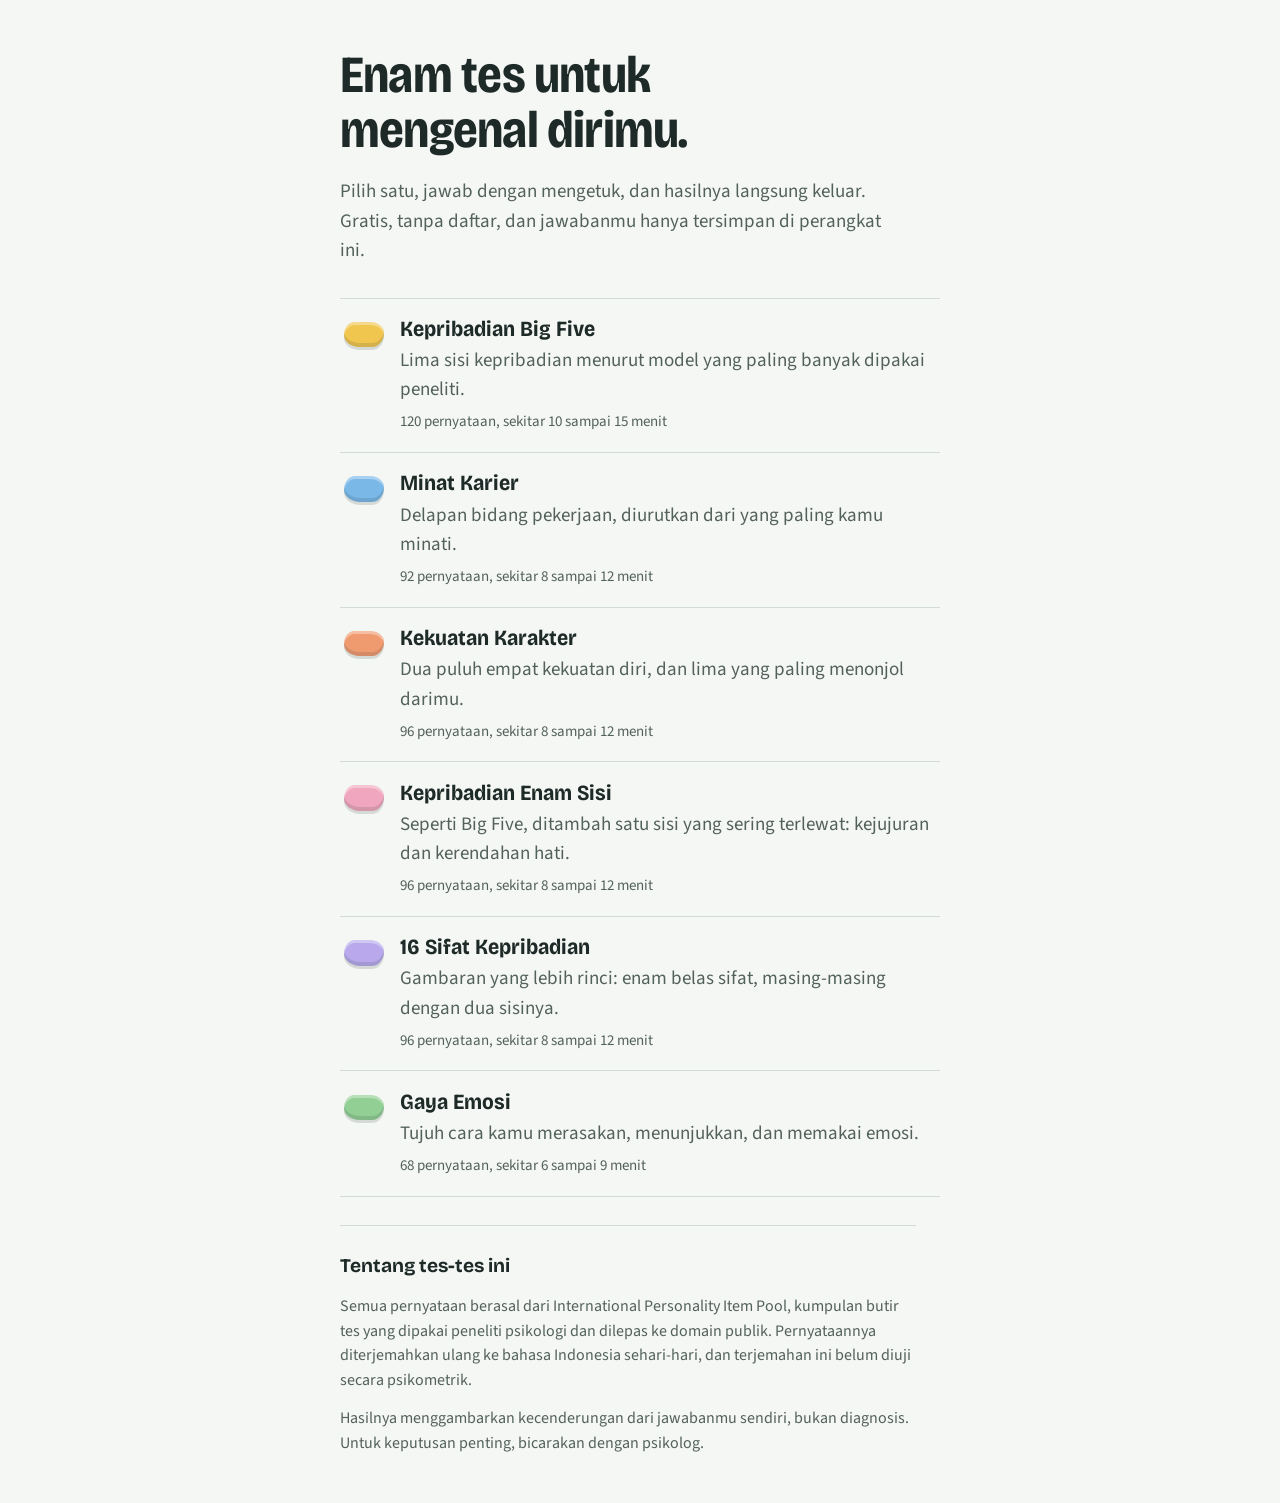
<file: index.html>
<!doctype html>
<html lang="id">
<head>
  <meta charset="utf-8">
  <meta name="viewport" content="width=device-width, initial-scale=1">
  <title>Tes Kepribadian, Minat, dan Karakter</title>
  <meta name="description" content="Enam tes untuk mengenal diri: kepribadian Big Five, minat karier, kekuatan karakter, dan lainnya. Tinggal klik, gratis, tanpa daftar.">
  <meta name="color-scheme" content="light dark">
  <meta name="theme-color" content="#f4f7f3" media="(prefers-color-scheme: light)">
  <meta name="theme-color" content="#18211f" media="(prefers-color-scheme: dark)">
  <meta property="og:title" content="Tes Kepribadian, Minat, dan Karakter">
  <meta property="og:description" content="Enam tes untuk mengenal diri. Tinggal klik, gratis, tanpa daftar, jawaban tidak dikirim ke mana pun.">
  <meta property="og:type" content="website">
  <link rel="icon" href="ikon.svg" type="image/svg+xml">
  <link rel="preconnect" href="https://fonts.googleapis.com">
  <link rel="preconnect" href="https://fonts.gstatic.com" crossorigin>
  <link href="https://fonts.googleapis.com/css2?family=Source+Sans+3:wght@400;500;600;700&family=Bricolage+Grotesque:opsz,wdth,wght@12..96,75..100,500..800&display=swap" rel="stylesheet">
  <link rel="stylesheet" href="gaya.css">
</head>
<body>

  <main id="app">
    <section class="layar beranda">
      <h1 class="judul">Enam tes untuk mengenal dirimu.</h1>
      <p class="beranda-pengantar">
        Pilih satu, jawab dengan mengetuk, dan hasilnya langsung keluar.
        Gratis, tanpa daftar, dan jawabanmu hanya tersimpan di perangkat ini.
      </p>

      <ul id="daftar-tes" class="daftar-tes"></ul>

      <div class="cara-baca">
        <h2>Tentang tes-tes ini</h2>
        <p>
          Semua pernyataan berasal dari International Personality Item Pool,
          kumpulan butir tes yang dipakai peneliti psikologi dan dilepas ke
          domain publik. Pernyataannya diterjemahkan ulang ke bahasa Indonesia
          sehari-hari, dan terjemahan ini belum diuji secara psikometrik.
        </p>
        <p>
          Hasilnya menggambarkan kecenderungan dari jawabanmu sendiri, bukan
          diagnosis. Untuk keputusan penting, bicarakan dengan psikolog.
        </p>
      </div>
    </section>
  </main>

  <script src="daftar.js"></script>
  <script src="beranda.js"></script>
</body>
</html>
</file>
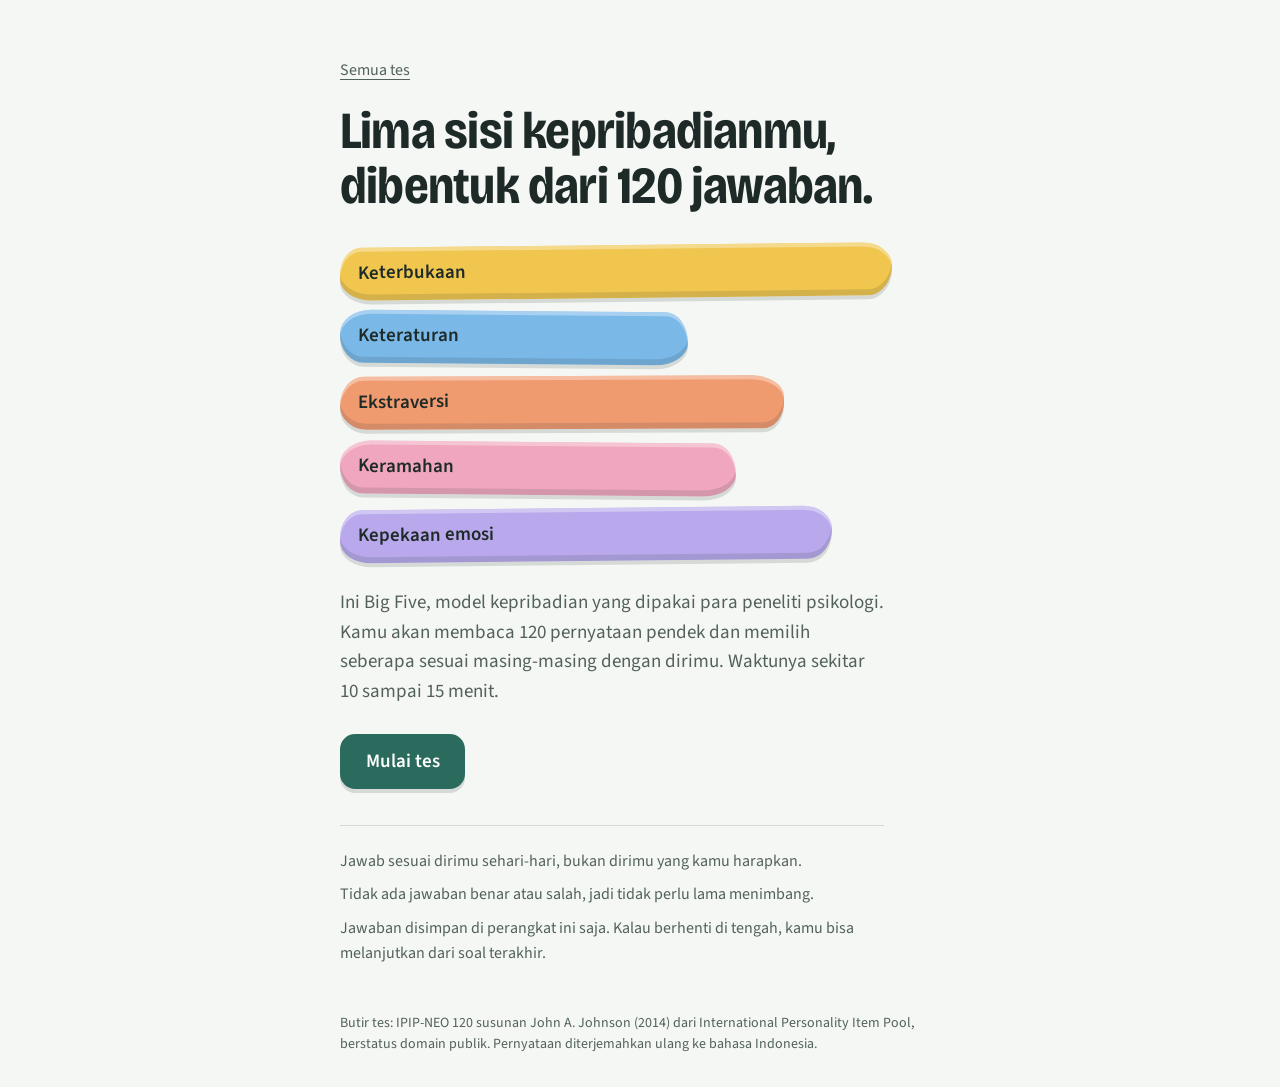
<file: big-five/index.html>
<!doctype html>
<html lang="id">
<head>
  <meta charset="utf-8">
  <meta name="viewport" content="width=device-width, initial-scale=1">
  <title>Tes Kepribadian Big Five</title>
  <meta name="description" content="Lima sisi kepribadian menurut model yang paling banyak dipakai peneliti. 120 pernyataan, tinggal klik, gratis, tanpa daftar.">
  <meta name="color-scheme" content="light dark">
  <meta name="theme-color" content="#f4f7f3" media="(prefers-color-scheme: light)">
  <meta name="theme-color" content="#18211f" media="(prefers-color-scheme: dark)">
  <meta property="og:title" content="Tes Kepribadian Big Five">
  <meta property="og:description" content="Lima sisi kepribadian menurut model yang paling banyak dipakai peneliti. 120 pernyataan, tinggal klik, gratis, tanpa daftar.">
  <meta property="og:type" content="website">
  <link rel="icon" href="../ikon.svg" type="image/svg+xml">
  <link rel="preconnect" href="https://fonts.googleapis.com">
  <link rel="preconnect" href="https://fonts.gstatic.com" crossorigin>
  <link href="https://fonts.googleapis.com/css2?family=Source+Sans+3:wght@400;500;600;700&family=Bricolage+Grotesque:opsz,wdth,wght@12..96,75..100,500..800&display=swap" rel="stylesheet">
  <link rel="stylesheet" href="../gaya.css">
</head>
<body>

  <main id="app">

    <section id="layar-awal" class="layar">
      <a class="balik" href="../">Semua tes</a>
      <h1 class="judul">Lima sisi kepribadianmu, dibentuk dari 120 jawaban.</h1>

      <ul class="lempung-awal" aria-label="Yang diukur">
        <li class="lempung" style="--p:92%;--warna:var(--k1)">Keterbukaan</li>
        <li class="lempung" style="--p:58%;--warna:var(--k2)">Keteraturan</li>
        <li class="lempung" style="--p:74%;--warna:var(--k3)">Ekstraversi</li>
        <li class="lempung" style="--p:66%;--warna:var(--k4)">Keramahan</li>
        <li class="lempung" style="--p:82%;--warna:var(--k5)">Kepekaan emosi</li>
      </ul>

      <p class="pengantar">Ini Big Five, model kepribadian yang dipakai para peneliti psikologi. Kamu akan membaca 120 pernyataan pendek dan memilih seberapa sesuai masing-masing dengan dirimu. Waktunya sekitar 10 sampai 15 menit.</p>

      <div class="aksi">
        <button id="tombol-mulai" class="tombol utama" type="button">Mulai tes</button>
        <button id="tombol-ulang-awal" class="tombol polos" type="button" hidden>Mulai dari awal</button>
      </div>

      <ul class="catatan">
        <li>Jawab sesuai dirimu sehari-hari, bukan dirimu yang kamu harapkan.</li>
        <li>Tidak ada jawaban benar atau salah, jadi tidak perlu lama menimbang.</li>
        <li>Jawaban disimpan di perangkat ini saja. Kalau berhenti di tengah, kamu bisa melanjutkan dari soal terakhir.</li>
      </ul>
    </section>

    <section id="layar-soal" class="layar" hidden>
      <div class="kemajuan">
        <div class="kemajuan-jalur" role="progressbar" aria-valuemin="0" aria-valuemax="120" aria-valuenow="0" aria-label="Kemajuan tes">
          <div id="kemajuan-isi" class="kemajuan-isi"></div>
        </div>
        <p id="kemajuan-teks" class="kemajuan-teks">1 dari 120</p>
      </div>
      <p id="tonggak" class="tonggak" aria-live="polite"></p>

      <p class="tanya">Seberapa sesuai pernyataan ini dengan dirimu?</p>
      <h2 id="pernyataan" class="pernyataan" aria-live="polite"></h2>

      <div id="pilihan" class="pilihan" role="group" aria-label="Pilihan jawaban"></div>

      <div class="navigasi">
        <button id="tombol-mundur" class="tombol polos" type="button">Soal sebelumnya</button>
        <p class="petunjuk-tombol">Di komputer, tekan angka 1 sampai 5.</p>
      </div>
    </section>

    <section id="layar-hasil" class="layar" hidden>
      <a class="balik" href="../">Semua tes</a>
      <p id="hasil-kiriman" class="kiriman" hidden>Ini hasil yang dibagikan seseorang kepadamu.</p>
      <h1 class="judul judul-hasil">Hasil kamu</h1>
      <p id="ringkasan" class="ringkasan"></p>

      <div id="daftar-hasil" class="daftar-hasil"></div>

      <div class="aksi aksi-hasil">
        <button id="tombol-salin" class="tombol utama" type="button">Salin ringkasan</button>
        <button id="tombol-tautan" class="tombol garis" type="button">Salin tautan hasil</button>
        <button id="tombol-ulang" class="tombol polos" type="button">Ulangi tes</button>
      </div>
      <p id="status-salin" class="status-salin" role="status"></p>

      <div class="cara-baca">
        <h2>Cara membaca hasilnya</h2>
        <p>Angka 0 sampai 100 menunjukkan posisimu di skala jawaban: 0 berarti semua jawabanmu di ujung paling rendah, 100 di ujung paling tinggi. Angka ini bukan persentil, jadi 70 tidak berarti kamu lebih tinggi dari 70% orang.</p>
        <p>Di bawah 38 disebut rendah, di atas 62 tinggi, di antaranya sedang. Tidak ada skor yang lebih baik dari yang lain. Tiap posisi punya kelebihan dan titik rawannya sendiri.</p>
        <p>Hasil ini gambaran kecenderungan dari jawabanmu sendiri, bukan diagnosis. Untuk keputusan penting, bicarakan dengan psikolog.</p>
      </div>

      <div id="lainnya" class="lainnya" hidden>
        <h2>Tes lainnya</h2>
        <ul id="daftar-lainnya" class="daftar-tes"></ul>
      </div>
    </section>

  </main>

  <footer class="kaki">
    <p>Butir tes: IPIP-NEO 120 susunan John A. Johnson (2014) dari International Personality Item Pool, berstatus domain publik. Pernyataan diterjemahkan ulang ke bahasa Indonesia.</p>
  </footer>

  <script src="../daftar.js"></script>
  <script src="data.js"></script>
  <script src="../mesin.js"></script>
</body>
</html>
</file>
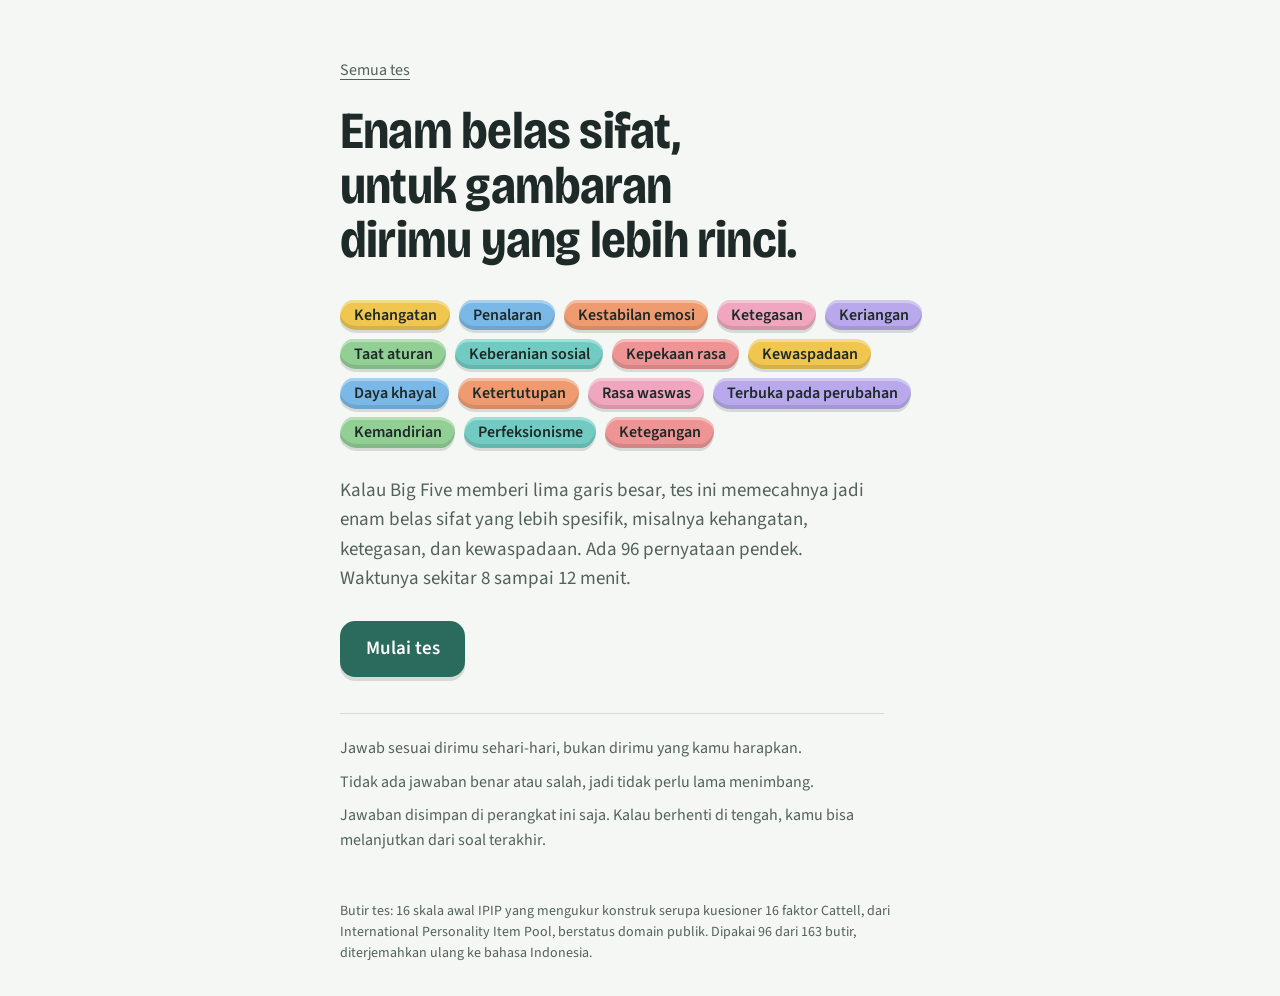
<file: enam-belas-sifat/index.html>
<!doctype html>
<html lang="id">
<head>
  <meta charset="utf-8">
  <meta name="viewport" content="width=device-width, initial-scale=1">
  <title>Tes 16 Sifat Kepribadian</title>
  <meta name="description" content="Gambaran yang lebih rinci: enam belas sifat, masing-masing dengan dua sisinya. 96 pernyataan, tinggal klik, gratis, tanpa daftar.">
  <meta name="color-scheme" content="light dark">
  <meta name="theme-color" content="#f4f7f3" media="(prefers-color-scheme: light)">
  <meta name="theme-color" content="#18211f" media="(prefers-color-scheme: dark)">
  <meta property="og:title" content="Tes 16 Sifat Kepribadian">
  <meta property="og:description" content="Gambaran yang lebih rinci: enam belas sifat, masing-masing dengan dua sisinya. 96 pernyataan, tinggal klik, gratis, tanpa daftar.">
  <meta property="og:type" content="website">
  <link rel="icon" href="../ikon.svg" type="image/svg+xml">
  <link rel="preconnect" href="https://fonts.googleapis.com">
  <link rel="preconnect" href="https://fonts.gstatic.com" crossorigin>
  <link href="https://fonts.googleapis.com/css2?family=Source+Sans+3:wght@400;500;600;700&family=Bricolage+Grotesque:opsz,wdth,wght@12..96,75..100,500..800&display=swap" rel="stylesheet">
  <link rel="stylesheet" href="../gaya.css">
</head>
<body>

  <main id="app">

    <section id="layar-awal" class="layar">
      <a class="balik" href="../">Semua tes</a>
      <h1 class="judul">Enam belas sifat, untuk gambaran dirimu yang lebih rinci.</h1>

      <ul class="keping-awal" aria-label="Yang diukur">
        <li class="keping" style="--warna:var(--k1)">Kehangatan</li>
        <li class="keping" style="--warna:var(--k2)">Penalaran</li>
        <li class="keping" style="--warna:var(--k3)">Kestabilan emosi</li>
        <li class="keping" style="--warna:var(--k4)">Ketegasan</li>
        <li class="keping" style="--warna:var(--k5)">Keriangan</li>
        <li class="keping" style="--warna:var(--k6)">Taat aturan</li>
        <li class="keping" style="--warna:var(--k7)">Keberanian sosial</li>
        <li class="keping" style="--warna:var(--k8)">Kepekaan rasa</li>
        <li class="keping" style="--warna:var(--k1)">Kewaspadaan</li>
        <li class="keping" style="--warna:var(--k2)">Daya khayal</li>
        <li class="keping" style="--warna:var(--k3)">Ketertutupan</li>
        <li class="keping" style="--warna:var(--k4)">Rasa waswas</li>
        <li class="keping" style="--warna:var(--k5)">Terbuka pada perubahan</li>
        <li class="keping" style="--warna:var(--k6)">Kemandirian</li>
        <li class="keping" style="--warna:var(--k7)">Perfeksionisme</li>
        <li class="keping" style="--warna:var(--k8)">Ketegangan</li>
      </ul>

      <p class="pengantar">Kalau Big Five memberi lima garis besar, tes ini memecahnya jadi enam belas sifat yang lebih spesifik, misalnya kehangatan, ketegasan, dan kewaspadaan. Ada 96 pernyataan pendek. Waktunya sekitar 8 sampai 12 menit.</p>

      <div class="aksi">
        <button id="tombol-mulai" class="tombol utama" type="button">Mulai tes</button>
        <button id="tombol-ulang-awal" class="tombol polos" type="button" hidden>Mulai dari awal</button>
      </div>

      <ul class="catatan">
        <li>Jawab sesuai dirimu sehari-hari, bukan dirimu yang kamu harapkan.</li>
        <li>Tidak ada jawaban benar atau salah, jadi tidak perlu lama menimbang.</li>
        <li>Jawaban disimpan di perangkat ini saja. Kalau berhenti di tengah, kamu bisa melanjutkan dari soal terakhir.</li>
      </ul>
    </section>

    <section id="layar-soal" class="layar" hidden>
      <div class="kemajuan">
        <div class="kemajuan-jalur" role="progressbar" aria-valuemin="0" aria-valuemax="96" aria-valuenow="0" aria-label="Kemajuan tes">
          <div id="kemajuan-isi" class="kemajuan-isi"></div>
        </div>
        <p id="kemajuan-teks" class="kemajuan-teks">1 dari 96</p>
      </div>
      <p id="tonggak" class="tonggak" aria-live="polite"></p>

      <p class="tanya">Seberapa sesuai pernyataan ini dengan dirimu?</p>
      <h2 id="pernyataan" class="pernyataan" aria-live="polite"></h2>

      <div id="pilihan" class="pilihan" role="group" aria-label="Pilihan jawaban"></div>

      <div class="navigasi">
        <button id="tombol-mundur" class="tombol polos" type="button">Soal sebelumnya</button>
        <p class="petunjuk-tombol">Di komputer, tekan angka 1 sampai 5.</p>
      </div>
    </section>

    <section id="layar-hasil" class="layar" hidden>
      <a class="balik" href="../">Semua tes</a>
      <p id="hasil-kiriman" class="kiriman" hidden>Ini hasil yang dibagikan seseorang kepadamu.</p>
      <h1 class="judul judul-hasil">Hasil kamu</h1>
      <p id="ringkasan" class="ringkasan"></p>

      <div id="daftar-hasil" class="daftar-hasil"></div>

      <div class="aksi aksi-hasil">
        <button id="tombol-salin" class="tombol utama" type="button">Salin ringkasan</button>
        <button id="tombol-tautan" class="tombol garis" type="button">Salin tautan hasil</button>
        <button id="tombol-ulang" class="tombol polos" type="button">Ulangi tes</button>
      </div>
      <p id="status-salin" class="status-salin" role="status"></p>

      <div class="cara-baca">
        <h2>Cara membaca hasilnya</h2>
        <p>Angka 0 sampai 100 menunjukkan posisimu di skala jawaban, bukan persentil. Di bawah 38 disebut rendah, di atas 62 tinggi, di antaranya sedang.</p>
        <p>Ini versi ringkas: tiap sifat diukur dengan enam pernyataan, sedangkan versi lengkapnya sekitar sepuluh. Baca hasilnya sebagai gambaran kasar.</p>
        <p>Tiap sifat punya dua sisi yang sama-sama berguna. Sifat &quot;Penalaran&quot; di sini berasal dari penilaianmu sendiri, jadi bukan ukuran kecerdasan.</p>
        <p>Hasil ini gambaran kecenderungan dari jawabanmu sendiri, bukan diagnosis.</p>
      </div>

      <div id="lainnya" class="lainnya" hidden>
        <h2>Tes lainnya</h2>
        <ul id="daftar-lainnya" class="daftar-tes"></ul>
      </div>
    </section>

  </main>

  <footer class="kaki">
    <p>Butir tes: 16 skala awal IPIP yang mengukur konstruk serupa kuesioner 16 faktor Cattell, dari International Personality Item Pool, berstatus domain publik. Dipakai 96 dari 163 butir, diterjemahkan ulang ke bahasa Indonesia.</p>
  </footer>

  <script src="../daftar.js"></script>
  <script src="data.js"></script>
  <script src="../mesin.js"></script>
</body>
</html>
</file>
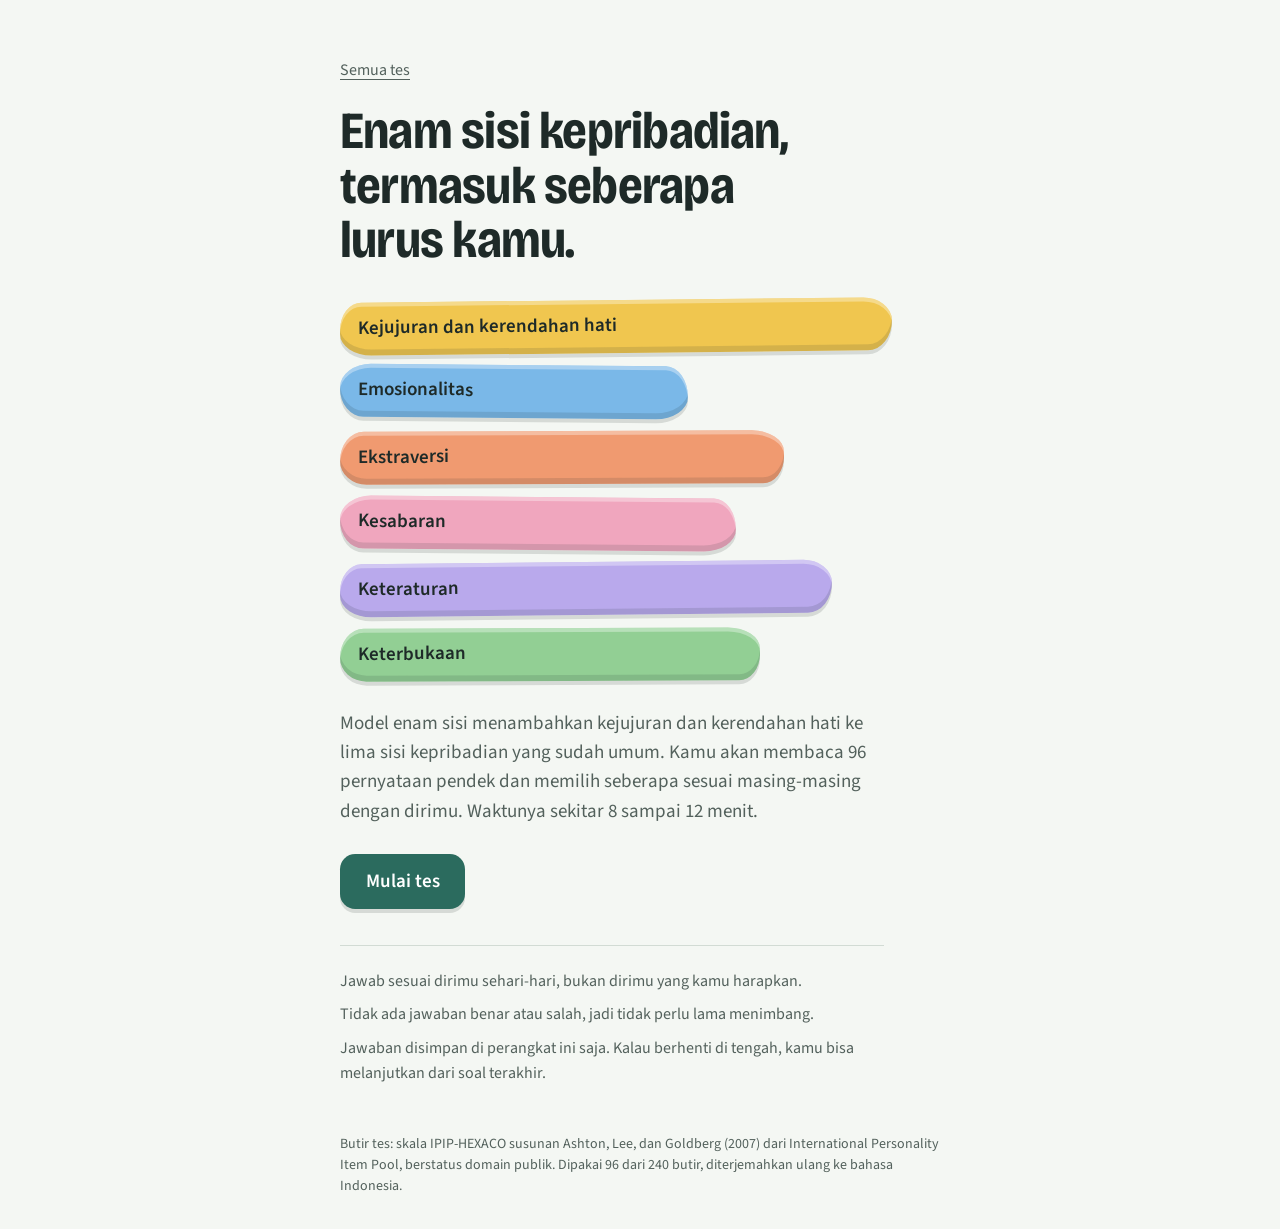
<file: enam-sisi/index.html>
<!doctype html>
<html lang="id">
<head>
  <meta charset="utf-8">
  <meta name="viewport" content="width=device-width, initial-scale=1">
  <title>Tes Kepribadian Enam Sisi</title>
  <meta name="description" content="Seperti Big Five, ditambah satu sisi yang sering terlewat: kejujuran dan kerendahan hati. 96 pernyataan, tinggal klik, gratis, tanpa daftar.">
  <meta name="color-scheme" content="light dark">
  <meta name="theme-color" content="#f4f7f3" media="(prefers-color-scheme: light)">
  <meta name="theme-color" content="#18211f" media="(prefers-color-scheme: dark)">
  <meta property="og:title" content="Tes Kepribadian Enam Sisi">
  <meta property="og:description" content="Seperti Big Five, ditambah satu sisi yang sering terlewat: kejujuran dan kerendahan hati. 96 pernyataan, tinggal klik, gratis, tanpa daftar.">
  <meta property="og:type" content="website">
  <link rel="icon" href="../ikon.svg" type="image/svg+xml">
  <link rel="preconnect" href="https://fonts.googleapis.com">
  <link rel="preconnect" href="https://fonts.gstatic.com" crossorigin>
  <link href="https://fonts.googleapis.com/css2?family=Source+Sans+3:wght@400;500;600;700&family=Bricolage+Grotesque:opsz,wdth,wght@12..96,75..100,500..800&display=swap" rel="stylesheet">
  <link rel="stylesheet" href="../gaya.css">
</head>
<body>

  <main id="app">

    <section id="layar-awal" class="layar">
      <a class="balik" href="../">Semua tes</a>
      <h1 class="judul">Enam sisi kepribadian, termasuk seberapa lurus kamu.</h1>

      <ul class="lempung-awal" aria-label="Yang diukur">
        <li class="lempung" style="--p:92%;--warna:var(--k1)">Kejujuran dan kerendahan hati</li>
        <li class="lempung" style="--p:58%;--warna:var(--k2)">Emosionalitas</li>
        <li class="lempung" style="--p:74%;--warna:var(--k3)">Ekstraversi</li>
        <li class="lempung" style="--p:66%;--warna:var(--k4)">Kesabaran</li>
        <li class="lempung" style="--p:82%;--warna:var(--k5)">Keteraturan</li>
        <li class="lempung" style="--p:70%;--warna:var(--k6)">Keterbukaan</li>
      </ul>

      <p class="pengantar">Model enam sisi menambahkan kejujuran dan kerendahan hati ke lima sisi kepribadian yang sudah umum. Kamu akan membaca 96 pernyataan pendek dan memilih seberapa sesuai masing-masing dengan dirimu. Waktunya sekitar 8 sampai 12 menit.</p>

      <div class="aksi">
        <button id="tombol-mulai" class="tombol utama" type="button">Mulai tes</button>
        <button id="tombol-ulang-awal" class="tombol polos" type="button" hidden>Mulai dari awal</button>
      </div>

      <ul class="catatan">
        <li>Jawab sesuai dirimu sehari-hari, bukan dirimu yang kamu harapkan.</li>
        <li>Tidak ada jawaban benar atau salah, jadi tidak perlu lama menimbang.</li>
        <li>Jawaban disimpan di perangkat ini saja. Kalau berhenti di tengah, kamu bisa melanjutkan dari soal terakhir.</li>
      </ul>
    </section>

    <section id="layar-soal" class="layar" hidden>
      <div class="kemajuan">
        <div class="kemajuan-jalur" role="progressbar" aria-valuemin="0" aria-valuemax="96" aria-valuenow="0" aria-label="Kemajuan tes">
          <div id="kemajuan-isi" class="kemajuan-isi"></div>
        </div>
        <p id="kemajuan-teks" class="kemajuan-teks">1 dari 96</p>
      </div>
      <p id="tonggak" class="tonggak" aria-live="polite"></p>

      <p class="tanya">Seberapa sesuai pernyataan ini dengan dirimu?</p>
      <h2 id="pernyataan" class="pernyataan" aria-live="polite"></h2>

      <div id="pilihan" class="pilihan" role="group" aria-label="Pilihan jawaban"></div>

      <div class="navigasi">
        <button id="tombol-mundur" class="tombol polos" type="button">Soal sebelumnya</button>
        <p class="petunjuk-tombol">Di komputer, tekan angka 1 sampai 5.</p>
      </div>
    </section>

    <section id="layar-hasil" class="layar" hidden>
      <a class="balik" href="../">Semua tes</a>
      <p id="hasil-kiriman" class="kiriman" hidden>Ini hasil yang dibagikan seseorang kepadamu.</p>
      <h1 class="judul judul-hasil">Hasil kamu</h1>
      <p id="ringkasan" class="ringkasan"></p>

      <div id="daftar-hasil" class="daftar-hasil"></div>

      <div class="aksi aksi-hasil">
        <button id="tombol-salin" class="tombol utama" type="button">Salin ringkasan</button>
        <button id="tombol-tautan" class="tombol garis" type="button">Salin tautan hasil</button>
        <button id="tombol-ulang" class="tombol polos" type="button">Ulangi tes</button>
      </div>
      <p id="status-salin" class="status-salin" role="status"></p>

      <div class="cara-baca">
        <h2>Cara membaca hasilnya</h2>
        <p>Angka 0 sampai 100 menunjukkan posisimu di skala jawaban, bukan persentil. Di bawah 38 disebut rendah, di atas 62 tinggi, di antaranya sedang.</p>
        <p>Ini versi ringkas: tiap rincian diukur dengan empat pernyataan, sedangkan versi lengkapnya sepuluh. Skor enam sisi utama cukup stabil, tapi skor rincian sebaiknya dibaca sebagai gambaran kasar.</p>
        <p>Tidak ada skor yang lebih baik dari yang lain, termasuk di sisi kejujuran. Hasil ini gambaran kecenderungan dari jawabanmu sendiri, bukan diagnosis.</p>
      </div>

      <div id="lainnya" class="lainnya" hidden>
        <h2>Tes lainnya</h2>
        <ul id="daftar-lainnya" class="daftar-tes"></ul>
      </div>
    </section>

  </main>

  <footer class="kaki">
    <p>Butir tes: skala IPIP-HEXACO susunan Ashton, Lee, dan Goldberg (2007) dari International Personality Item Pool, berstatus domain publik. Dipakai 96 dari 240 butir, diterjemahkan ulang ke bahasa Indonesia.</p>
  </footer>

  <script src="../daftar.js"></script>
  <script src="data.js"></script>
  <script src="../mesin.js"></script>
</body>
</html>
</file>
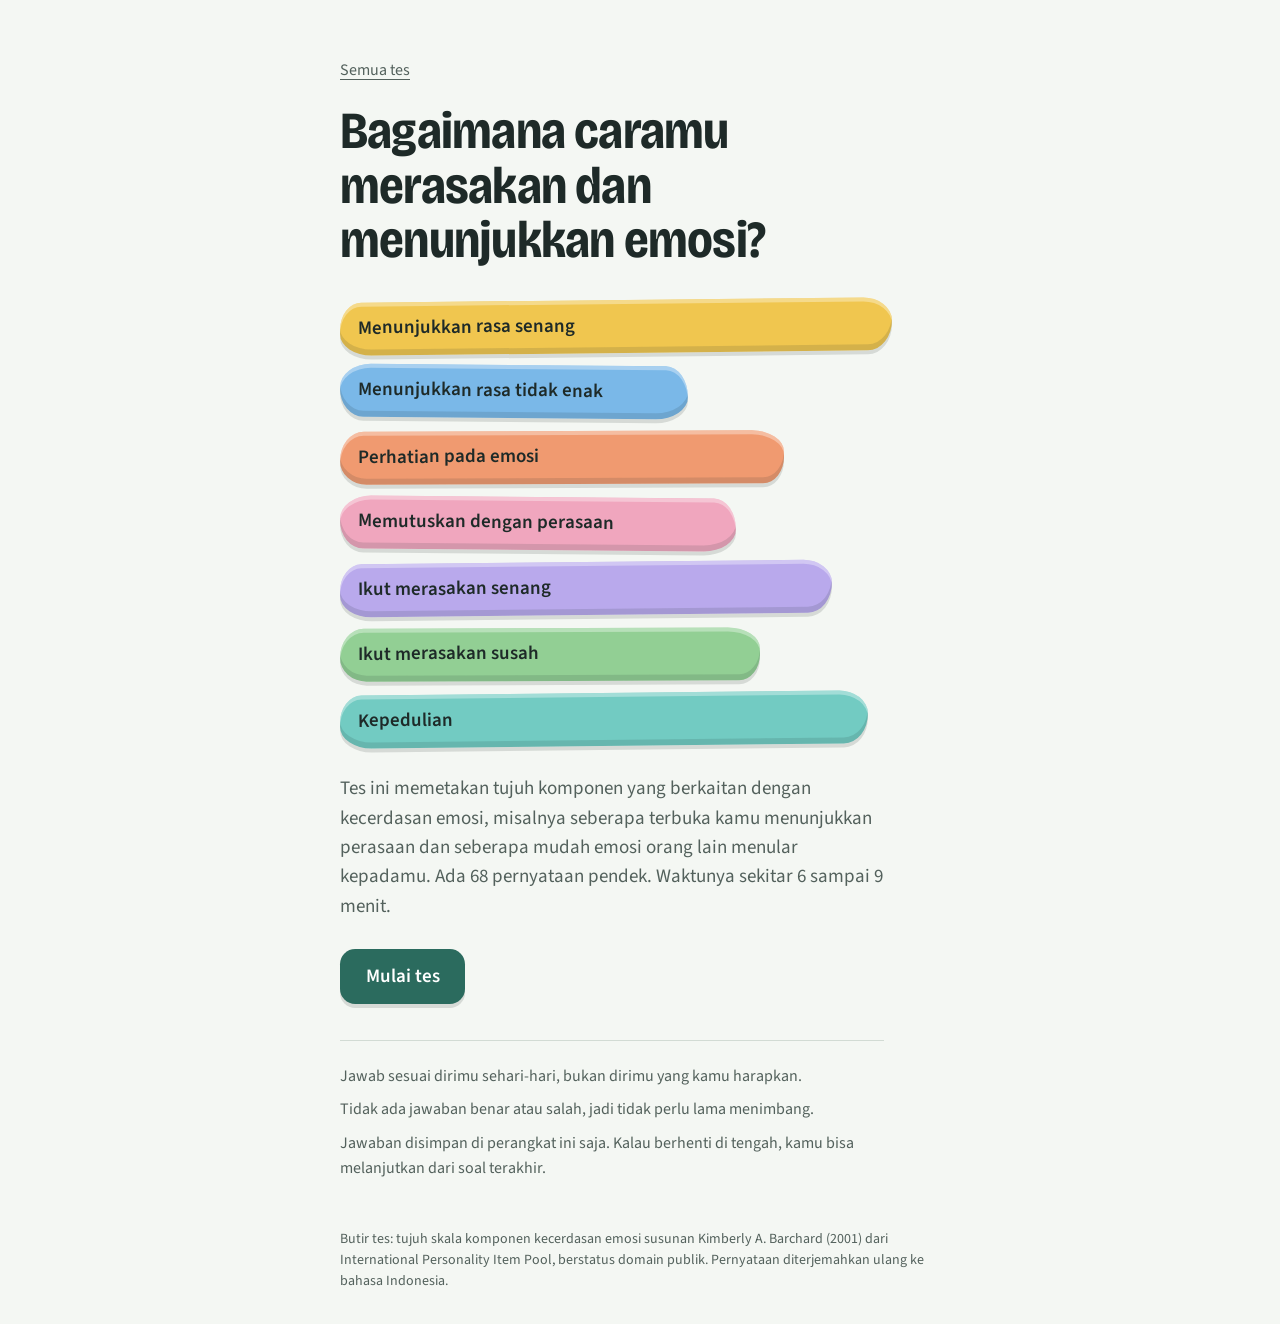
<file: gaya-emosi/index.html>
<!doctype html>
<html lang="id">
<head>
  <meta charset="utf-8">
  <meta name="viewport" content="width=device-width, initial-scale=1">
  <title>Tes Gaya Emosi</title>
  <meta name="description" content="Tujuh cara kamu merasakan, menunjukkan, dan memakai emosi. 68 pernyataan, tinggal klik, gratis, tanpa daftar.">
  <meta name="color-scheme" content="light dark">
  <meta name="theme-color" content="#f4f7f3" media="(prefers-color-scheme: light)">
  <meta name="theme-color" content="#18211f" media="(prefers-color-scheme: dark)">
  <meta property="og:title" content="Tes Gaya Emosi">
  <meta property="og:description" content="Tujuh cara kamu merasakan, menunjukkan, dan memakai emosi. 68 pernyataan, tinggal klik, gratis, tanpa daftar.">
  <meta property="og:type" content="website">
  <link rel="icon" href="../ikon.svg" type="image/svg+xml">
  <link rel="preconnect" href="https://fonts.googleapis.com">
  <link rel="preconnect" href="https://fonts.gstatic.com" crossorigin>
  <link href="https://fonts.googleapis.com/css2?family=Source+Sans+3:wght@400;500;600;700&family=Bricolage+Grotesque:opsz,wdth,wght@12..96,75..100,500..800&display=swap" rel="stylesheet">
  <link rel="stylesheet" href="../gaya.css">
</head>
<body>

  <main id="app">

    <section id="layar-awal" class="layar">
      <a class="balik" href="../">Semua tes</a>
      <h1 class="judul">Bagaimana caramu merasakan dan menunjukkan emosi?</h1>

      <ul class="lempung-awal" aria-label="Yang diukur">
        <li class="lempung" style="--p:92%;--warna:var(--k1)">Menunjukkan rasa senang</li>
        <li class="lempung" style="--p:58%;--warna:var(--k2)">Menunjukkan rasa tidak enak</li>
        <li class="lempung" style="--p:74%;--warna:var(--k3)">Perhatian pada emosi</li>
        <li class="lempung" style="--p:66%;--warna:var(--k4)">Memutuskan dengan perasaan</li>
        <li class="lempung" style="--p:82%;--warna:var(--k5)">Ikut merasakan senang</li>
        <li class="lempung" style="--p:70%;--warna:var(--k6)">Ikut merasakan susah</li>
        <li class="lempung" style="--p:88%;--warna:var(--k7)">Kepedulian</li>
      </ul>

      <p class="pengantar">Tes ini memetakan tujuh komponen yang berkaitan dengan kecerdasan emosi, misalnya seberapa terbuka kamu menunjukkan perasaan dan seberapa mudah emosi orang lain menular kepadamu. Ada 68 pernyataan pendek. Waktunya sekitar 6 sampai 9 menit.</p>

      <div class="aksi">
        <button id="tombol-mulai" class="tombol utama" type="button">Mulai tes</button>
        <button id="tombol-ulang-awal" class="tombol polos" type="button" hidden>Mulai dari awal</button>
      </div>

      <ul class="catatan">
        <li>Jawab sesuai dirimu sehari-hari, bukan dirimu yang kamu harapkan.</li>
        <li>Tidak ada jawaban benar atau salah, jadi tidak perlu lama menimbang.</li>
        <li>Jawaban disimpan di perangkat ini saja. Kalau berhenti di tengah, kamu bisa melanjutkan dari soal terakhir.</li>
      </ul>
    </section>

    <section id="layar-soal" class="layar" hidden>
      <div class="kemajuan">
        <div class="kemajuan-jalur" role="progressbar" aria-valuemin="0" aria-valuemax="68" aria-valuenow="0" aria-label="Kemajuan tes">
          <div id="kemajuan-isi" class="kemajuan-isi"></div>
        </div>
        <p id="kemajuan-teks" class="kemajuan-teks">1 dari 68</p>
      </div>
      <p id="tonggak" class="tonggak" aria-live="polite"></p>

      <p class="tanya">Seberapa sesuai pernyataan ini dengan dirimu?</p>
      <h2 id="pernyataan" class="pernyataan" aria-live="polite"></h2>

      <div id="pilihan" class="pilihan" role="group" aria-label="Pilihan jawaban"></div>

      <div class="navigasi">
        <button id="tombol-mundur" class="tombol polos" type="button">Soal sebelumnya</button>
        <p class="petunjuk-tombol">Di komputer, tekan angka 1 sampai 5.</p>
      </div>
    </section>

    <section id="layar-hasil" class="layar" hidden>
      <a class="balik" href="../">Semua tes</a>
      <p id="hasil-kiriman" class="kiriman" hidden>Ini hasil yang dibagikan seseorang kepadamu.</p>
      <h1 class="judul judul-hasil">Hasil kamu</h1>
      <p id="ringkasan" class="ringkasan"></p>

      <div id="daftar-hasil" class="daftar-hasil"></div>

      <div class="aksi aksi-hasil">
        <button id="tombol-salin" class="tombol utama" type="button">Salin ringkasan</button>
        <button id="tombol-tautan" class="tombol garis" type="button">Salin tautan hasil</button>
        <button id="tombol-ulang" class="tombol polos" type="button">Ulangi tes</button>
      </div>
      <p id="status-salin" class="status-salin" role="status"></p>

      <div class="cara-baca">
        <h2>Cara membaca hasilnya</h2>
        <p>Angka 0 sampai 100 menunjukkan posisimu di skala jawaban, bukan persentil. Di bawah 38 disebut rendah, di atas 62 tinggi, di antaranya sedang.</p>
        <p>Tes ini tidak menghasilkan satu angka EQ. Yang diukur adalah gaya, bukan kemampuan, jadi tinggi tidak selalu lebih baik. Menahan emosi berguna di ruang rapat, menunjukkannya berguna di rumah.</p>
        <p>Hasil ini gambaran kecenderungan dari jawabanmu sendiri, bukan diagnosis.</p>
      </div>

      <div id="lainnya" class="lainnya" hidden>
        <h2>Tes lainnya</h2>
        <ul id="daftar-lainnya" class="daftar-tes"></ul>
      </div>
    </section>

  </main>

  <footer class="kaki">
    <p>Butir tes: tujuh skala komponen kecerdasan emosi susunan Kimberly A. Barchard (2001) dari International Personality Item Pool, berstatus domain publik. Pernyataan diterjemahkan ulang ke bahasa Indonesia.</p>
  </footer>

  <script src="../daftar.js"></script>
  <script src="data.js"></script>
  <script src="../mesin.js"></script>
</body>
</html>
</file>
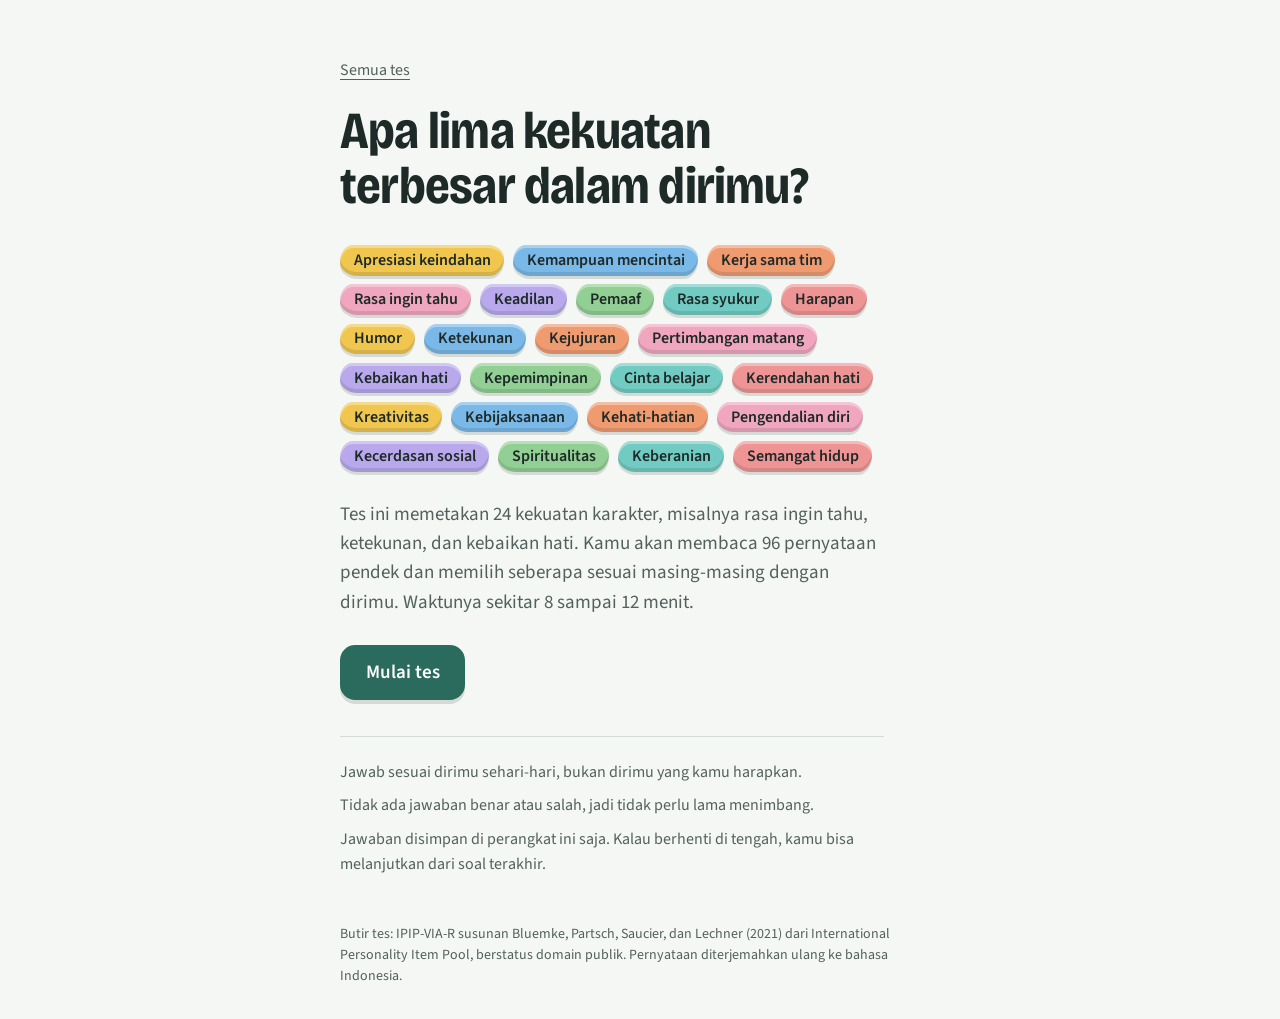
<file: kekuatan-karakter/index.html>
<!doctype html>
<html lang="id">
<head>
  <meta charset="utf-8">
  <meta name="viewport" content="width=device-width, initial-scale=1">
  <title>Tes Kekuatan Karakter</title>
  <meta name="description" content="Dua puluh empat kekuatan diri, dan lima yang paling menonjol darimu. 96 pernyataan, tinggal klik, gratis, tanpa daftar.">
  <meta name="color-scheme" content="light dark">
  <meta name="theme-color" content="#f4f7f3" media="(prefers-color-scheme: light)">
  <meta name="theme-color" content="#18211f" media="(prefers-color-scheme: dark)">
  <meta property="og:title" content="Tes Kekuatan Karakter">
  <meta property="og:description" content="Dua puluh empat kekuatan diri, dan lima yang paling menonjol darimu. 96 pernyataan, tinggal klik, gratis, tanpa daftar.">
  <meta property="og:type" content="website">
  <link rel="icon" href="../ikon.svg" type="image/svg+xml">
  <link rel="preconnect" href="https://fonts.googleapis.com">
  <link rel="preconnect" href="https://fonts.gstatic.com" crossorigin>
  <link href="https://fonts.googleapis.com/css2?family=Source+Sans+3:wght@400;500;600;700&family=Bricolage+Grotesque:opsz,wdth,wght@12..96,75..100,500..800&display=swap" rel="stylesheet">
  <link rel="stylesheet" href="../gaya.css">
</head>
<body>

  <main id="app">

    <section id="layar-awal" class="layar">
      <a class="balik" href="../">Semua tes</a>
      <h1 class="judul">Apa lima kekuatan terbesar dalam dirimu?</h1>

      <ul class="keping-awal" aria-label="Yang diukur">
        <li class="keping" style="--warna:var(--k1)">Apresiasi keindahan</li>
        <li class="keping" style="--warna:var(--k2)">Kemampuan mencintai</li>
        <li class="keping" style="--warna:var(--k3)">Kerja sama tim</li>
        <li class="keping" style="--warna:var(--k4)">Rasa ingin tahu</li>
        <li class="keping" style="--warna:var(--k5)">Keadilan</li>
        <li class="keping" style="--warna:var(--k6)">Pemaaf</li>
        <li class="keping" style="--warna:var(--k7)">Rasa syukur</li>
        <li class="keping" style="--warna:var(--k8)">Harapan</li>
        <li class="keping" style="--warna:var(--k1)">Humor</li>
        <li class="keping" style="--warna:var(--k2)">Ketekunan</li>
        <li class="keping" style="--warna:var(--k3)">Kejujuran</li>
        <li class="keping" style="--warna:var(--k4)">Pertimbangan matang</li>
        <li class="keping" style="--warna:var(--k5)">Kebaikan hati</li>
        <li class="keping" style="--warna:var(--k6)">Kepemimpinan</li>
        <li class="keping" style="--warna:var(--k7)">Cinta belajar</li>
        <li class="keping" style="--warna:var(--k8)">Kerendahan hati</li>
        <li class="keping" style="--warna:var(--k1)">Kreativitas</li>
        <li class="keping" style="--warna:var(--k2)">Kebijaksanaan</li>
        <li class="keping" style="--warna:var(--k3)">Kehati-hatian</li>
        <li class="keping" style="--warna:var(--k4)">Pengendalian diri</li>
        <li class="keping" style="--warna:var(--k5)">Kecerdasan sosial</li>
        <li class="keping" style="--warna:var(--k6)">Spiritualitas</li>
        <li class="keping" style="--warna:var(--k7)">Keberanian</li>
        <li class="keping" style="--warna:var(--k8)">Semangat hidup</li>
      </ul>

      <p class="pengantar">Tes ini memetakan 24 kekuatan karakter, misalnya rasa ingin tahu, ketekunan, dan kebaikan hati. Kamu akan membaca 96 pernyataan pendek dan memilih seberapa sesuai masing-masing dengan dirimu. Waktunya sekitar 8 sampai 12 menit.</p>

      <div class="aksi">
        <button id="tombol-mulai" class="tombol utama" type="button">Mulai tes</button>
        <button id="tombol-ulang-awal" class="tombol polos" type="button" hidden>Mulai dari awal</button>
      </div>

      <ul class="catatan">
        <li>Jawab sesuai dirimu sehari-hari, bukan dirimu yang kamu harapkan.</li>
        <li>Tidak ada jawaban benar atau salah, jadi tidak perlu lama menimbang.</li>
        <li>Jawaban disimpan di perangkat ini saja. Kalau berhenti di tengah, kamu bisa melanjutkan dari soal terakhir.</li>
      </ul>
    </section>

    <section id="layar-soal" class="layar" hidden>
      <div class="kemajuan">
        <div class="kemajuan-jalur" role="progressbar" aria-valuemin="0" aria-valuemax="96" aria-valuenow="0" aria-label="Kemajuan tes">
          <div id="kemajuan-isi" class="kemajuan-isi"></div>
        </div>
        <p id="kemajuan-teks" class="kemajuan-teks">1 dari 96</p>
      </div>
      <p id="tonggak" class="tonggak" aria-live="polite"></p>

      <p class="tanya">Seberapa sesuai pernyataan ini dengan dirimu?</p>
      <h2 id="pernyataan" class="pernyataan" aria-live="polite"></h2>

      <div id="pilihan" class="pilihan" role="group" aria-label="Pilihan jawaban"></div>

      <div class="navigasi">
        <button id="tombol-mundur" class="tombol polos" type="button">Soal sebelumnya</button>
        <p class="petunjuk-tombol">Di komputer, tekan angka 1 sampai 5.</p>
      </div>
    </section>

    <section id="layar-hasil" class="layar" hidden>
      <a class="balik" href="../">Semua tes</a>
      <p id="hasil-kiriman" class="kiriman" hidden>Ini hasil yang dibagikan seseorang kepadamu.</p>
      <h1 class="judul judul-hasil">Hasil kamu</h1>
      <p id="ringkasan" class="ringkasan"></p>

      <div id="daftar-hasil" class="daftar-hasil"></div>

      <div class="aksi aksi-hasil">
        <button id="tombol-salin" class="tombol utama" type="button">Salin ringkasan</button>
        <button id="tombol-tautan" class="tombol garis" type="button">Salin tautan hasil</button>
        <button id="tombol-ulang" class="tombol polos" type="button">Ulangi tes</button>
      </div>
      <p id="status-salin" class="status-salin" role="status"></p>

      <div class="cara-baca">
        <h2>Cara membaca hasilnya</h2>
        <p>Angka 0 sampai 100 menunjukkan posisimu di skala jawaban, bukan persentil. Yang paling berguna adalah urutannya: lima teratas adalah kekuatan yang paling sering kamu pakai.</p>
        <p>Kekuatan di urutan bawah bukan kelemahan. Itu hanya hal yang lebih jarang kamu andalkan dibanding yang lain.</p>
        <p>Tiap kekuatan diukur dengan empat pernyataan saja, jadi selisih beberapa angka antar kekuatan tidak perlu dianggap berarti.</p>
      </div>

      <div id="lainnya" class="lainnya" hidden>
        <h2>Tes lainnya</h2>
        <ul id="daftar-lainnya" class="daftar-tes"></ul>
      </div>
    </section>

  </main>

  <footer class="kaki">
    <p>Butir tes: IPIP-VIA-R susunan Bluemke, Partsch, Saucier, dan Lechner (2021) dari International Personality Item Pool, berstatus domain publik. Pernyataan diterjemahkan ulang ke bahasa Indonesia.</p>
  </footer>

  <script src="../daftar.js"></script>
  <script src="data.js"></script>
  <script src="../mesin.js"></script>
</body>
</html>
</file>
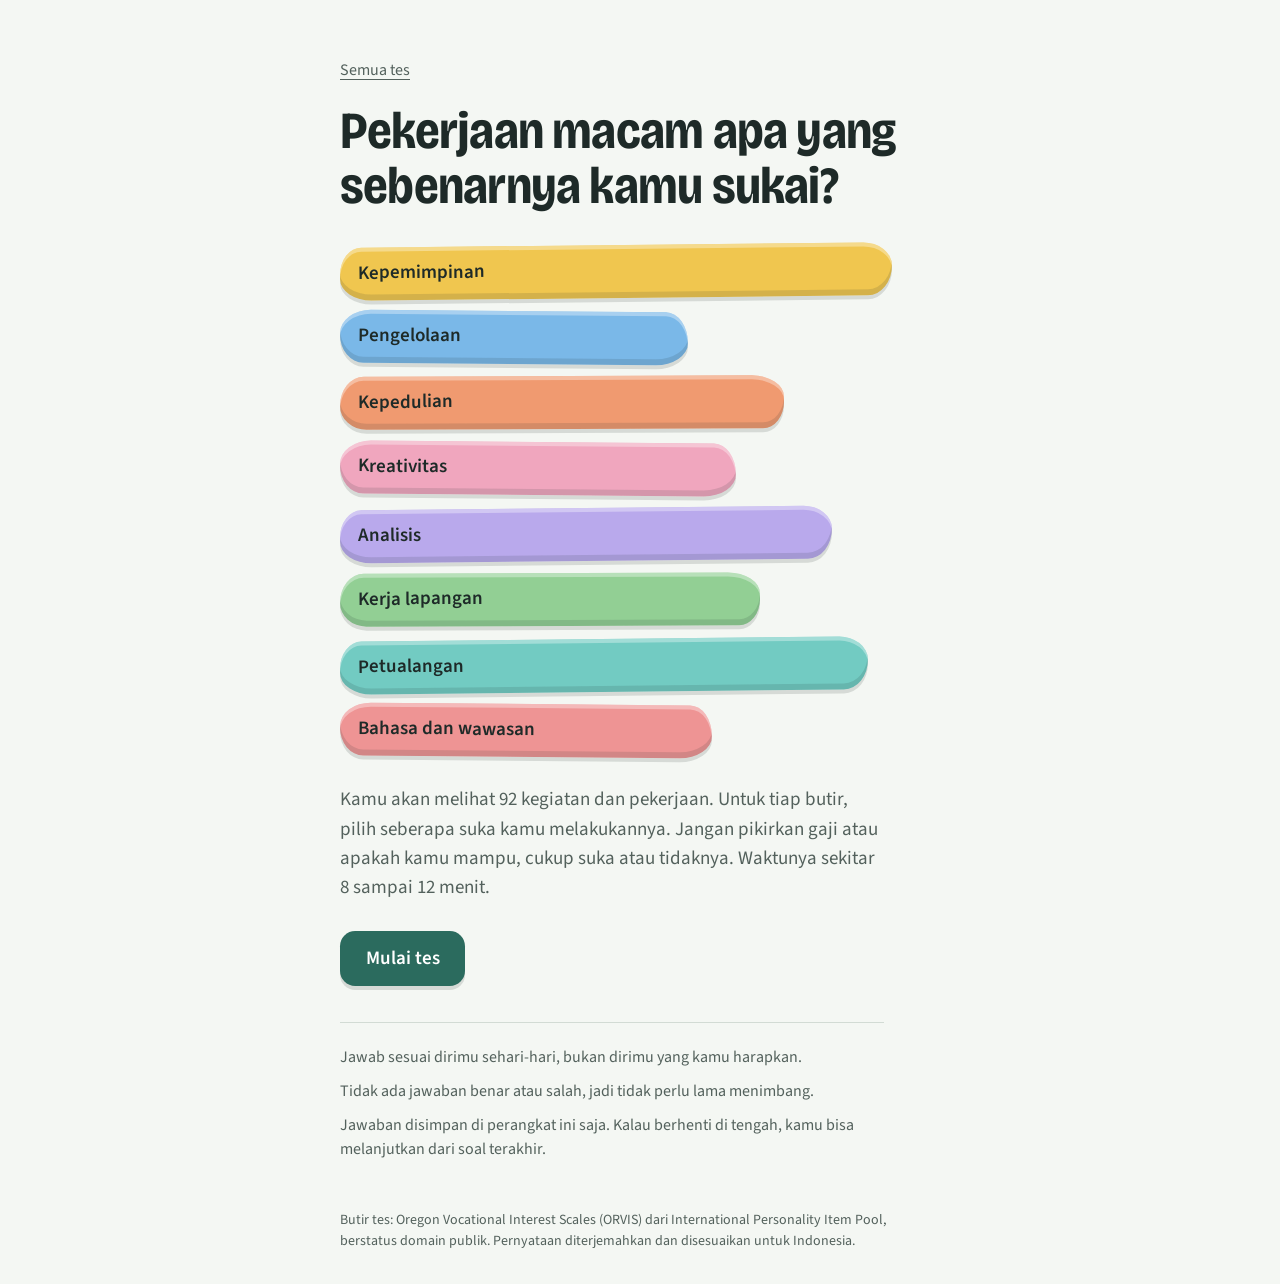
<file: minat-karier/index.html>
<!doctype html>
<html lang="id">
<head>
  <meta charset="utf-8">
  <meta name="viewport" content="width=device-width, initial-scale=1">
  <title>Tes Minat Karier</title>
  <meta name="description" content="Delapan bidang pekerjaan, diurutkan dari yang paling kamu minati. 92 pernyataan, tinggal klik, gratis, tanpa daftar.">
  <meta name="color-scheme" content="light dark">
  <meta name="theme-color" content="#f4f7f3" media="(prefers-color-scheme: light)">
  <meta name="theme-color" content="#18211f" media="(prefers-color-scheme: dark)">
  <meta property="og:title" content="Tes Minat Karier">
  <meta property="og:description" content="Delapan bidang pekerjaan, diurutkan dari yang paling kamu minati. 92 pernyataan, tinggal klik, gratis, tanpa daftar.">
  <meta property="og:type" content="website">
  <link rel="icon" href="../ikon.svg" type="image/svg+xml">
  <link rel="preconnect" href="https://fonts.googleapis.com">
  <link rel="preconnect" href="https://fonts.gstatic.com" crossorigin>
  <link href="https://fonts.googleapis.com/css2?family=Source+Sans+3:wght@400;500;600;700&family=Bricolage+Grotesque:opsz,wdth,wght@12..96,75..100,500..800&display=swap" rel="stylesheet">
  <link rel="stylesheet" href="../gaya.css">
</head>
<body>

  <main id="app">

    <section id="layar-awal" class="layar">
      <a class="balik" href="../">Semua tes</a>
      <h1 class="judul">Pekerjaan macam apa yang sebenarnya kamu sukai?</h1>

      <ul class="lempung-awal" aria-label="Yang diukur">
        <li class="lempung" style="--p:92%;--warna:var(--k1)">Kepemimpinan</li>
        <li class="lempung" style="--p:58%;--warna:var(--k2)">Pengelolaan</li>
        <li class="lempung" style="--p:74%;--warna:var(--k3)">Kepedulian</li>
        <li class="lempung" style="--p:66%;--warna:var(--k4)">Kreativitas</li>
        <li class="lempung" style="--p:82%;--warna:var(--k5)">Analisis</li>
        <li class="lempung" style="--p:70%;--warna:var(--k6)">Kerja lapangan</li>
        <li class="lempung" style="--p:88%;--warna:var(--k7)">Petualangan</li>
        <li class="lempung" style="--p:62%;--warna:var(--k8)">Bahasa dan wawasan</li>
      </ul>

      <p class="pengantar">Kamu akan melihat 92 kegiatan dan pekerjaan. Untuk tiap butir, pilih seberapa suka kamu melakukannya. Jangan pikirkan gaji atau apakah kamu mampu, cukup suka atau tidaknya. Waktunya sekitar 8 sampai 12 menit.</p>

      <div class="aksi">
        <button id="tombol-mulai" class="tombol utama" type="button">Mulai tes</button>
        <button id="tombol-ulang-awal" class="tombol polos" type="button" hidden>Mulai dari awal</button>
      </div>

      <ul class="catatan">
        <li>Jawab sesuai dirimu sehari-hari, bukan dirimu yang kamu harapkan.</li>
        <li>Tidak ada jawaban benar atau salah, jadi tidak perlu lama menimbang.</li>
        <li>Jawaban disimpan di perangkat ini saja. Kalau berhenti di tengah, kamu bisa melanjutkan dari soal terakhir.</li>
      </ul>
    </section>

    <section id="layar-soal" class="layar" hidden>
      <div class="kemajuan">
        <div class="kemajuan-jalur" role="progressbar" aria-valuemin="0" aria-valuemax="92" aria-valuenow="0" aria-label="Kemajuan tes">
          <div id="kemajuan-isi" class="kemajuan-isi"></div>
        </div>
        <p id="kemajuan-teks" class="kemajuan-teks">1 dari 92</p>
      </div>
      <p id="tonggak" class="tonggak" aria-live="polite"></p>

      <p class="tanya">Seberapa suka kamu melakukan ini?</p>
      <h2 id="pernyataan" class="pernyataan" aria-live="polite"></h2>

      <div id="pilihan" class="pilihan" role="group" aria-label="Pilihan jawaban"></div>

      <div class="navigasi">
        <button id="tombol-mundur" class="tombol polos" type="button">Soal sebelumnya</button>
        <p class="petunjuk-tombol">Di komputer, tekan angka 1 sampai 5.</p>
      </div>
    </section>

    <section id="layar-hasil" class="layar" hidden>
      <a class="balik" href="../">Semua tes</a>
      <p id="hasil-kiriman" class="kiriman" hidden>Ini hasil yang dibagikan seseorang kepadamu.</p>
      <h1 class="judul judul-hasil">Hasil kamu</h1>
      <p id="ringkasan" class="ringkasan"></p>

      <div id="daftar-hasil" class="daftar-hasil"></div>

      <div class="aksi aksi-hasil">
        <button id="tombol-salin" class="tombol utama" type="button">Salin ringkasan</button>
        <button id="tombol-tautan" class="tombol garis" type="button">Salin tautan hasil</button>
        <button id="tombol-ulang" class="tombol polos" type="button">Ulangi tes</button>
      </div>
      <p id="status-salin" class="status-salin" role="status"></p>

      <div class="cara-baca">
        <h2>Cara membaca hasilnya</h2>
        <p>Angka 0 sampai 100 menunjukkan seberapa suka kamu pada kegiatan di bidang itu: 0 berarti semuanya kamu jawab sangat tidak suka, 100 berarti semuanya sangat suka.</p>
        <p>Yang lebih berguna dari angkanya adalah urutannya. Pekerjaan yang menggabungkan dua atau tiga minat teratasmu biasanya paling terasa cocok.</p>
        <p>Tes ini mengukur minat, bukan kemampuan. Minat tinggi di satu bidang tidak menjamin kamu sudah mahir di situ, dan sebaliknya. Anggap hasilnya sebagai bahan pertimbangan, bukan keputusan.</p>
      </div>

      <div id="lainnya" class="lainnya" hidden>
        <h2>Tes lainnya</h2>
        <ul id="daftar-lainnya" class="daftar-tes"></ul>
      </div>
    </section>

  </main>

  <footer class="kaki">
    <p>Butir tes: Oregon Vocational Interest Scales (ORVIS) dari International Personality Item Pool, berstatus domain publik. Pernyataan diterjemahkan dan disesuaikan untuk Indonesia.</p>
  </footer>

  <script src="../daftar.js"></script>
  <script src="data.js"></script>
  <script src="../mesin.js"></script>
</body>
</html>
</file>
<file: gaya.css>
/*
  Tema terang untuk dibaca lama.
  - Latar putih kehijauan yang lembut dengan teks gelap: kontras tinggi tanpa silau putih murni.
  - Warna berjenuh rendah; satu warna aksen tenang untuk tombol dan kemajuan.
  - Pilihan jawaban netral (tanpa merah/hijau) supaya tidak menggiring jawaban.
  - Huruf isi: Source Sans 3 (bentuk huruf terbuka, enak untuk bacaan panjang). Judul: Bricolage Grotesque.
*/

:root {
  --alas: #f4f7f3;
  --permukaan: #ffffff;
  --lekuk: #e2e9e3;
  --tinta: #1e2a28;
  --tinta-redup: #53615c;
  --garis: #d2dbd4;
  --garis-kuat: #9aaba1;
  --utama: #2b6b5e;
  --utama-gelap: #215448;
  --di-utama: #ffffff;
  --bayang: rgba(30, 42, 40, 0.14);

  --k1: #f0c64f;
  --k2: #7ab8e8;
  --k3: #f09a70;
  --k4: #f0a6be;
  --k5: #b9a9ec;
  --k6: #92cf94;
  --k7: #72cbc2;
  --k8: #ee9494;
  --di-lempung: #1e2a28;

  --isi: "Source Sans 3", "Segoe UI", system-ui, sans-serif;
  --tajuk: "Bricolage Grotesque", "Segoe UI", system-ui, sans-serif;
}

@media (prefers-color-scheme: dark) {
  :root {
    --alas: #18211f;
    --permukaan: #212c29;
    --lekuk: #2a3733;
    --tinta: #e7ede9;
    --tinta-redup: #a5b3ad;
    --garis: #33423d;
    --garis-kuat: #5b6d65;
    --utama: #7fc9b8;
    --utama-gelap: #98d8c8;
    --di-utama: #10201c;
    --bayang: rgba(0, 0, 0, 0.35);
  }
}

*,
*::before,
*::after {
  box-sizing: border-box;
}

html {
  -webkit-text-size-adjust: 100%;
}

body {
  margin: 0;
  min-height: 100vh;
  min-height: 100dvh;
  display: flex;
  flex-direction: column;
  font-family: var(--isi);
  font-size: 1.1875rem;
  line-height: 1.55;
  color: var(--tinta);
  background: var(--alas);
}

[hidden] {
  display: none !important;
}

h1,
h2,
h3,
p,
ul {
  margin: 0;
}

ul {
  padding: 0;
  list-style: none;
}

a {
  color: inherit;
}

#app {
  flex: 1;
  width: 100%;
}

.layar {
  width: 100%;
  max-width: 40rem;
  margin: 0 auto;
  padding: 1.75rem 1.25rem 3rem;
}

/* ---------- Huruf ---------- */

.judul {
  font-family: var(--tajuk);
  font-size: clamp(2rem, 6.2vw + 0.5rem, 3.25rem);
  font-weight: 700;
  font-stretch: 86%;
  line-height: 1.05;
  letter-spacing: -0.015em;
  text-wrap: balance;
}

.pengantar {
  margin-top: 1.75rem;
  max-width: 34rem;
  color: var(--tinta-redup);
}

.balik {
  display: inline-block;
  min-height: 2.75rem;
  padding: 0.6rem 0;
  margin-bottom: 0.75rem;
  font-size: 1rem;
  color: var(--tinta-redup);
  text-underline-offset: 0.25em;
}

/* ---------- Lempung ---------- */

.lempung {
  --warna: var(--k1);
  display: flex;
  align-items: center;
  width: var(--p, 60%);
  min-height: 3rem;
  padding: 0.4rem 1.1rem;
  background: var(--warna);
  color: var(--di-lempung);
  font-weight: 600;
  line-height: 1.2;
  border-radius: 1.5rem 2rem 1.7rem 2.2rem / 1.9rem 1.6rem 2.1rem 1.5rem;
  box-shadow:
    inset 0 4px 0 rgba(255, 255, 255, 0.34),
    inset 0 -6px 0 rgba(30, 42, 40, 0.13),
    0 4px 0 var(--bayang);
}

.lempung-awal {
  display: grid;
  gap: 0.8rem;
  margin-top: 2rem;
}

.lempung-awal .lempung:nth-child(odd) { rotate: -0.6deg; }
.lempung-awal .lempung:nth-child(even) { rotate: 0.5deg; border-radius: 2.1rem 1.5rem 2.2rem 1.6rem / 1.6rem 2.1rem 1.5rem 1.9rem; }
.lempung-awal .lempung:nth-child(3n) { rotate: -0.2deg; border-radius: 1.7rem 2.3rem 1.5rem 1.9rem / 2.1rem 1.5rem 1.9rem 1.7rem; }

.keping-awal {
  display: flex;
  flex-wrap: wrap;
  gap: 0.55rem;
  margin-top: 2rem;
}

.keping {
  --warna: var(--k1);
  padding: 0.3rem 0.85rem;
  background: var(--warna);
  color: var(--di-lempung);
  font-size: 1rem;
  font-weight: 600;
  line-height: 1.3;
  border-radius: 1.1rem 1.4rem 1.2rem 1.5rem / 1.4rem 1.1rem 1.5rem 1.2rem;
  box-shadow:
    inset 0 3px 0 rgba(255, 255, 255, 0.34),
    inset 0 -4px 0 rgba(30, 42, 40, 0.13),
    0 3px 0 var(--bayang);
}

/* ---------- Tombol ---------- */

.tombol {
  font: inherit;
  font-weight: 600;
  color: inherit;
  cursor: pointer;
  border: 0;
  background: none;
  -webkit-tap-highlight-color: transparent;
}

.tombol.utama,
.tombol.garis {
  min-height: 3.4rem;
  padding: 0.8rem 1.6rem;
  border-radius: 0.95rem;
}

.tombol.utama {
  background: var(--utama);
  color: var(--di-utama);
  box-shadow: 0 4px 0 var(--bayang);
}

.tombol.utama:active {
  translate: 0 2px;
  box-shadow: 0 2px 0 var(--bayang);
}

.tombol.garis {
  border: 1.5px solid var(--garis-kuat);
  background: var(--permukaan);
}

.tombol.polos {
  min-height: 2.75rem;
  padding: 0.5rem 0.25rem;
  color: var(--tinta-redup);
  font-weight: 500;
  text-decoration: underline;
  text-underline-offset: 0.25em;
  text-decoration-thickness: 1.5px;
}

@media (hover: hover) {
  .tombol.utama:hover { background: var(--utama-gelap); }
  .tombol.garis:hover { border-color: var(--utama); }
  .tombol.polos:hover,
  .balik:hover { color: var(--tinta); }
}

:focus-visible {
  outline: 3px solid var(--utama);
  outline-offset: 3px;
}

.aksi {
  display: flex;
  flex-wrap: wrap;
  align-items: center;
  gap: 0.75rem 1.25rem;
  margin-top: 1.75rem;
}

.catatan {
  display: grid;
  gap: 0.55rem;
  margin-top: 2.25rem;
  padding-top: 1.4rem;
  border-top: 1px solid var(--garis);
  max-width: 34rem;
  font-size: 1rem;
  color: var(--tinta-redup);
}

/* ---------- Soal ---------- */

#layar-soal.layar {
  padding-top: 1.5rem;
}

.kemajuan {
  display: flex;
  align-items: center;
  gap: 1rem;
}

.kemajuan-jalur {
  flex: 1;
  height: 0.75rem;
  border-radius: 1rem;
  background: var(--lekuk);
  overflow: hidden;
}

.kemajuan-isi {
  width: 0;
  height: 100%;
  border-radius: 1rem;
  background: var(--utama);
  transition: width 0.25s ease-out;
}

.kemajuan-teks {
  flex: none;
  font-size: 1rem;
  font-variant-numeric: tabular-nums;
  color: var(--tinta-redup);
}

.tonggak {
  min-height: 1.6em;
  margin-top: 0.3rem;
  font-size: 0.9375rem;
  color: var(--utama);
}

.tanya {
  margin-top: 1.4rem;
  font-size: 1rem;
  color: var(--tinta-redup);
}

.pernyataan {
  margin-top: 0.4rem;
  /* min-height diisi mesin.js sesuai pernyataan terpanjang, supaya tombol tidak loncat */
  font-family: var(--isi);
  font-size: clamp(1.5rem, 3.6vw + 0.7rem, 2rem);
  font-weight: 600;
  line-height: 1.28;
  text-wrap: balance;
  transition: opacity 0.14s ease-out;
}

.pernyataan.ganti {
  opacity: 0;
}

.pilihan {
  display: grid;
  gap: 0.55rem;
  margin-top: 1.4rem;
}

.jawab {
  display: flex;
  align-items: center;
  justify-content: space-between;
  gap: 1rem;
  width: 100%;
  min-height: 3.4rem;
  padding: 0.65rem 1.1rem;
  font: inherit;
  font-weight: 500;
  text-align: left;
  color: var(--tinta);
  background: var(--permukaan);
  border: 1.5px solid var(--garis-kuat);
  border-radius: 0.95rem;
  cursor: pointer;
  -webkit-tap-highlight-color: transparent;
  transition: background-color 0.1s, border-color 0.1s, color 0.1s;
}

.jawab kbd {
  display: none;
  font: inherit;
  font-size: 0.875rem;
  color: var(--tinta-redup);
}

.jawab[aria-pressed="true"] {
  background: var(--utama);
  border-color: var(--utama);
  color: var(--di-utama);
}

.jawab[aria-pressed="true"] kbd {
  color: var(--di-utama);
}

@media (hover: hover) {
  .jawab:hover:not([aria-pressed="true"]) {
    border-color: var(--utama);
  }
}

.navigasi {
  display: flex;
  flex-wrap: wrap;
  align-items: center;
  justify-content: space-between;
  gap: 0.25rem 1rem;
  min-height: 2.75rem;
  margin-top: 1rem;
}

.petunjuk-tombol {
  display: none;
  margin-left: auto;
  font-size: 0.9375rem;
  color: var(--tinta-redup);
}

@media (hover: hover) and (pointer: fine) and (min-width: 48rem) {
  .jawab kbd,
  .petunjuk-tombol {
    display: block;
  }
}

/* ---------- Hasil ---------- */

.kiriman {
  margin-bottom: 0.75rem;
  color: var(--tinta-redup);
}

.ringkasan {
  margin-top: 0.9rem;
  max-width: 36rem;
  font-size: 1.25rem;
  line-height: 1.45;
}

.daftar-hasil {
  display: grid;
  gap: 2.5rem;
  margin-top: 2.5rem;
}

.daftar-hasil.padat {
  gap: 2rem;
}

.hasil-kepala {
  display: flex;
  flex-wrap: wrap;
  align-items: baseline;
  gap: 0.1rem 0.75rem;
}

.hasil-kepala h2 {
  font-family: var(--tajuk);
  font-size: 1.5rem;
  font-weight: 700;
  font-stretch: 90%;
  line-height: 1.15;
}

.hasil-en {
  font-size: 0.9375rem;
  color: var(--tinta-redup);
}

/* Jalur = penggaris 0–100; panjang batang = skor. */
.jalur {
  position: relative;
  margin-top: 0.75rem;
  padding: 0 3.5rem 1rem 0;
}

.jalur::after {
  content: "";
  position: absolute;
  left: 0;
  right: 3.5rem;
  bottom: 0;
  height: 0.45rem;
  border-left: 2px solid var(--garis-kuat);
  border-right: 2px solid var(--garis-kuat);
  background:
    linear-gradient(90deg, transparent calc(50% - 1px), var(--garis-kuat) calc(50% - 1px), var(--garis-kuat) calc(50% + 1px), transparent calc(50% + 1px)),
    repeating-linear-gradient(90deg, var(--garis) 0 1px, transparent 1px 10%);
}

.jalur .lempung {
  position: relative;
  min-width: 0.9rem;
  min-height: 2.75rem;
  padding: 0;
}

.skor {
  position: absolute;
  left: calc(100% + 0.6rem);
  top: 50%;
  translate: 0 -50%;
  font-family: var(--tajuk);
  font-size: 1.4rem;
  font-weight: 700;
  font-variant-numeric: tabular-nums;
  color: var(--tinta);
}

.uraian {
  margin-top: 0.8rem;
  max-width: 36rem;
}

.dua-sisi {
  display: grid;
  gap: 0.35rem;
  margin-top: 0.4rem;
  max-width: 36rem;
  font-size: 1rem;
  color: var(--tinta-redup);
}

.contoh {
  margin-top: 0.4rem;
  max-width: 36rem;
  font-size: 1rem;
  color: var(--tinta-redup);
}

.hasil details {
  margin-top: 0.6rem;
}

.hasil summary {
  display: inline-block;
  min-height: 2.75rem;
  padding: 0.55rem 0;
  font-size: 1rem;
  color: var(--tinta-redup);
  text-decoration: underline;
  text-underline-offset: 0.25em;
  text-decoration-thickness: 1.5px;
  cursor: pointer;
  list-style: none;
}

.hasil summary::-webkit-details-marker {
  display: none;
}

.judul-sisa {
  font-family: var(--tajuk);
  font-size: 1.25rem;
  font-weight: 700;
  line-height: 1.2;
}

.rincian {
  display: grid;
  gap: 1.1rem;
  margin-top: 0.5rem;
  padding: 1.1rem 1.15rem 1.25rem;
  background: var(--permukaan);
  border: 1px solid var(--garis);
  border-radius: 1rem;
}

.rincian-kepala {
  display: flex;
  justify-content: space-between;
  gap: 1rem;
  font-weight: 600;
  line-height: 1.3;
}

.rincian-kepala span {
  font-variant-numeric: tabular-nums;
}

.jalur-kecil {
  height: 0.55rem;
  margin-top: 0.35rem;
  border-radius: 1rem;
  background: var(--lekuk);
  overflow: hidden;
}

.jalur-kecil i {
  display: block;
  width: var(--p);
  height: 100%;
  border-radius: 1rem;
  background: var(--warna, var(--utama));
}

.rincian p {
  margin-top: 0.35rem;
  font-size: 0.9375rem;
  line-height: 1.45;
  color: var(--tinta-redup);
}

.aksi-hasil {
  margin-top: 2.75rem;
}

.status-salin {
  min-height: 1.6rem;
  margin-top: 0.7rem;
  font-size: 1rem;
  color: var(--utama);
}

.cara-baca,
.lainnya {
  display: grid;
  gap: 0.8rem;
  margin-top: 1.75rem;
  padding-top: 1.6rem;
  border-top: 1px solid var(--garis);
  max-width: 36rem;
  font-size: 1rem;
  color: var(--tinta-redup);
}

.cara-baca h2,
.lainnya h2 {
  font-family: var(--tajuk);
  font-size: 1.2rem;
  font-weight: 700;
  color: var(--tinta);
}

/* Satu-satunya gerak yang tidak dipicu pengguna: batang tumbuh saat hasil muncul. */
@keyframes tumbuh {
  from { width: 0.9rem; }
}

@keyframes muncul {
  from { opacity: 0; }
}

.daftar-hasil.tumbuh .jalur .lempung {
  animation: tumbuh 0.8s cubic-bezier(0.2, 0.85, 0.25, 1) both;
  animation-delay: calc(var(--i) * 90ms);
}

.daftar-hasil.tumbuh .skor {
  animation: muncul 0.3s ease-out both;
  animation-delay: calc(var(--i) * 90ms + 0.6s);
}

/* ---------- Daftar tes (beranda dan "tes lainnya") ---------- */

.daftar-tes {
  display: grid;
  margin-top: 0.25rem;
  border-top: 1px solid var(--garis);
}

.daftar-tes a {
  display: grid;
  grid-template-columns: auto 1fr;
  column-gap: 1rem;
  align-items: start;
  padding: 1.15rem 0.25rem;
  border-bottom: 1px solid var(--garis);
  text-decoration: none;
  color: var(--tinta);
}

.butiran {
  --warna: var(--k1);
  width: 2.5rem;
  height: 1.6rem;
  margin-top: 0.3rem;
  background: var(--warna);
  border-radius: 0.9rem 1.2rem 1rem 1.3rem / 1.1rem 0.9rem 1.2rem 1rem;
  box-shadow:
    inset 0 3px 0 rgba(255, 255, 255, 0.34),
    inset 0 -4px 0 rgba(30, 42, 40, 0.13),
    0 3px 0 var(--bayang);
}

.tes-nama {
  display: block;
  font-family: var(--tajuk);
  font-size: 1.35rem;
  font-weight: 700;
  font-stretch: 90%;
  line-height: 1.2;
}

.tes-ringkas {
  display: block;
  margin-top: 0.2rem;
  color: var(--tinta-redup);
}

.tes-keterangan {
  display: block;
  margin-top: 0.35rem;
  font-size: 0.9375rem;
  color: var(--tinta-redup);
}

.tes-status {
  font-weight: 600;
  color: var(--utama);
}

@media (hover: hover) {
  .daftar-tes a:hover .tes-nama {
    text-decoration: underline;
    text-underline-offset: 0.2em;
    text-decoration-thickness: 2px;
  }
}

.lainnya .daftar-tes a {
  padding: 0.9rem 0.25rem;
}

.lainnya .tes-nama {
  font-size: 1.15rem;
}

.beranda-pengantar {
  margin-top: 1.25rem;
  max-width: 34rem;
  color: var(--tinta-redup);
}

.beranda .daftar-tes {
  margin-top: 2rem;
}

/* ---------- Kaki ---------- */

.kaki {
  width: 100%;
  max-width: 40rem;
  margin: 0 auto;
  padding: 0 1.25rem 2rem;
  font-size: 0.875rem;
  line-height: 1.5;
  color: var(--tinta-redup);
}

@media (min-width: 48rem) {
  .layar {
    padding-top: 3rem;
  }

  #layar-soal.layar {
    padding-top: 3rem;
  }

  .lempung-awal .lempung {
    min-height: 3.3rem;
  }
}

@media (prefers-reduced-motion: reduce) {
  *,
  *::before,
  *::after {
    animation: none !important;
    transition: none !important;
  }
}

@media print {
  .aksi,
  .status-salin,
  .lainnya,
  .balik,
  .kaki {
    display: none;
  }
}
</file>
